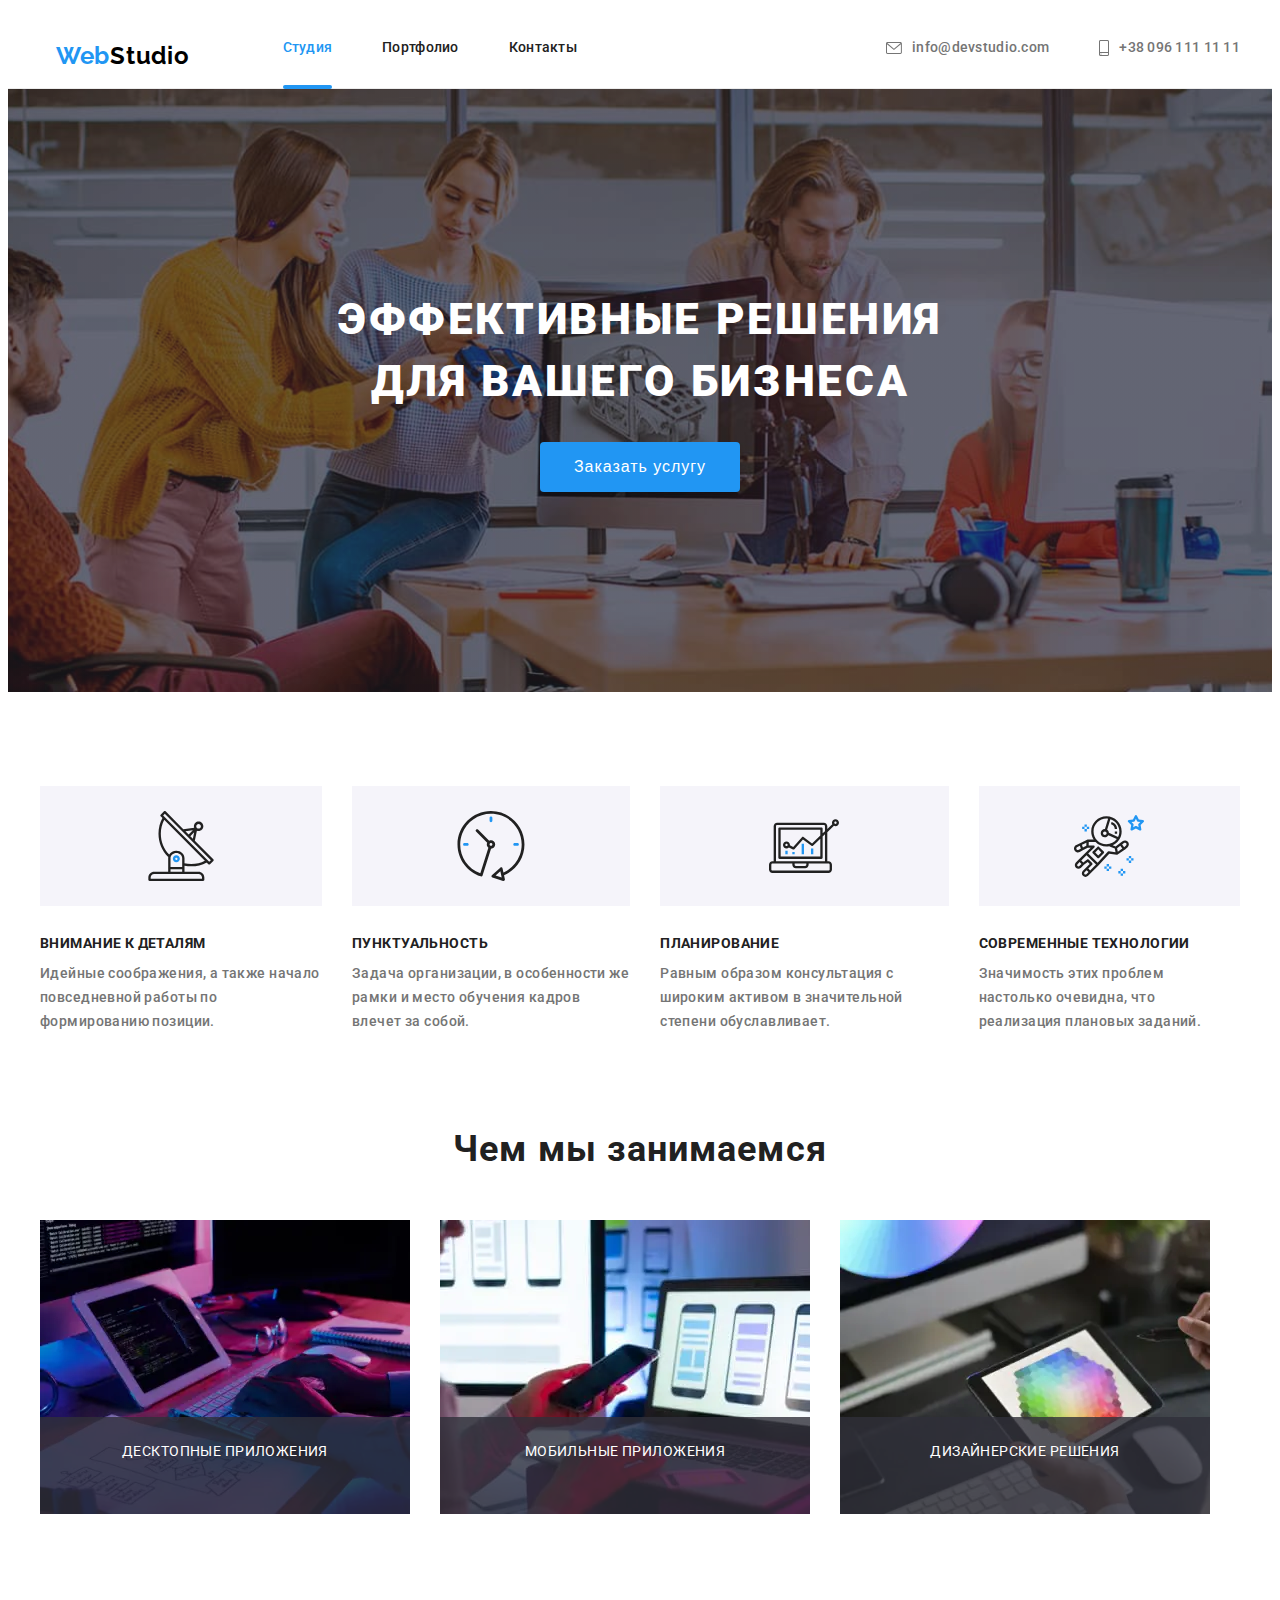
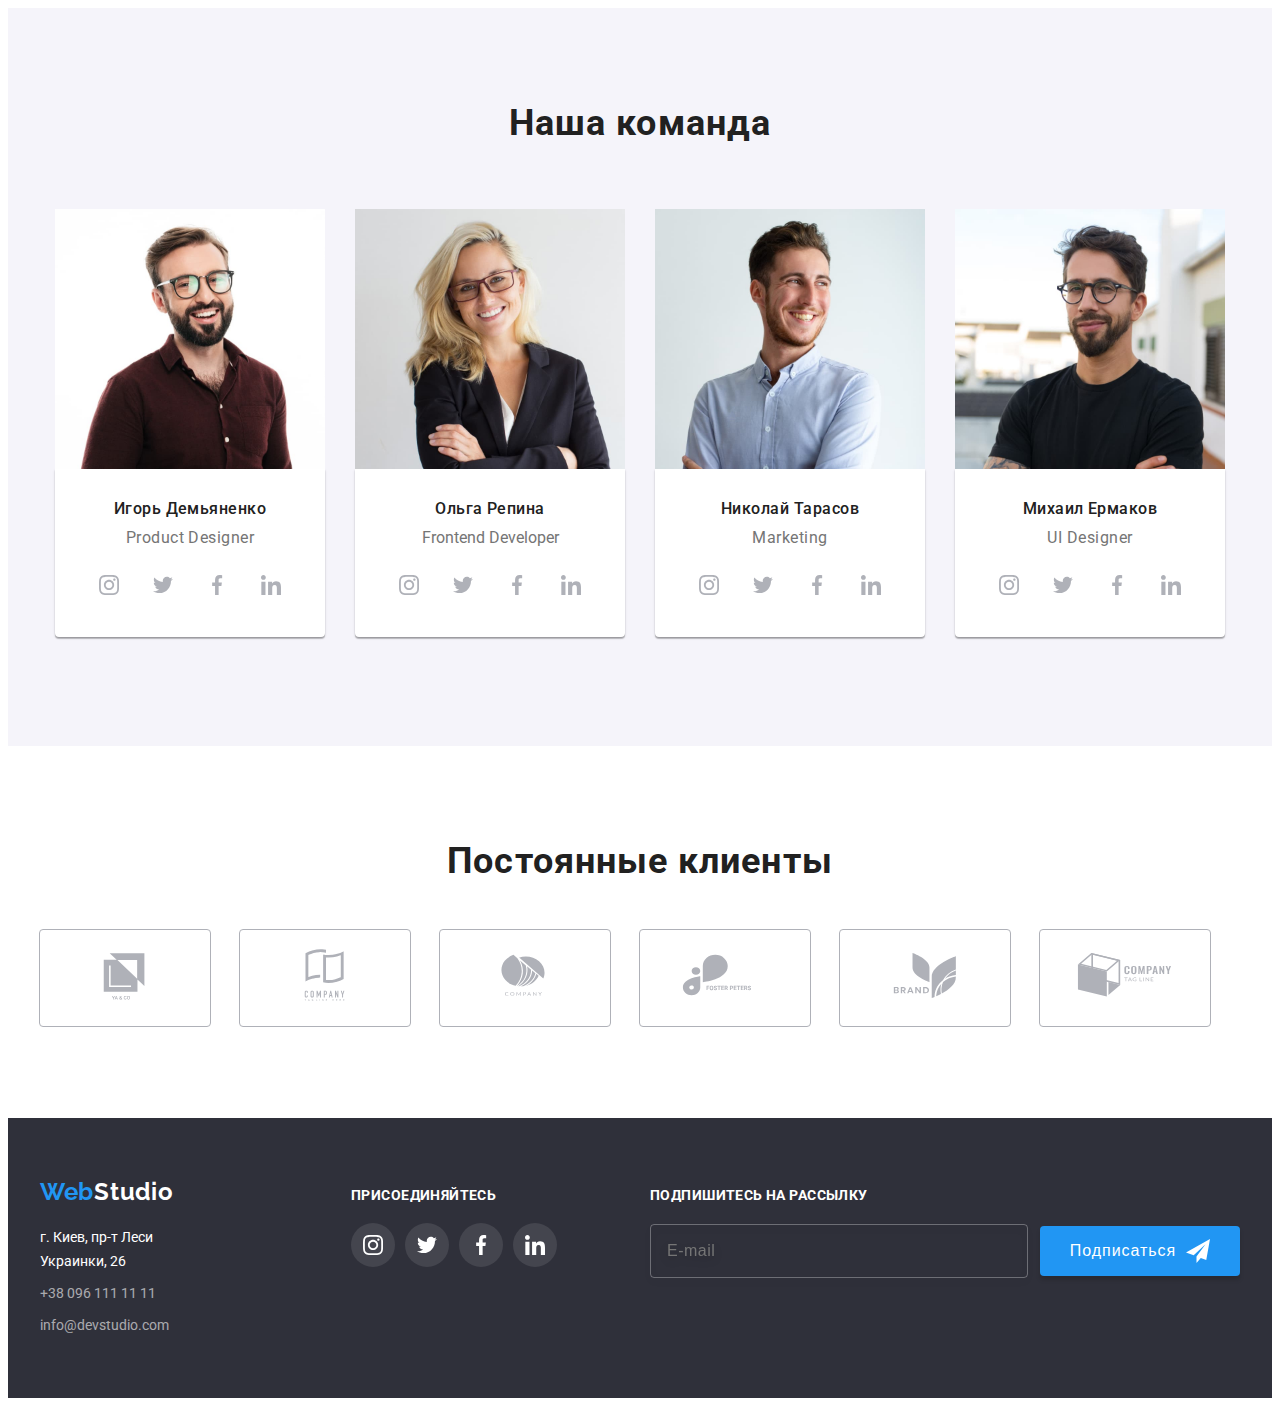
<file: index.html>
<!DOCTYPE html>
<html lang="ru">

<head>
    <meta charset="UTF-8">
    <meta http-equiv="X-UA-Compatible" content="IE=edge">
    <meta name="viewport" content="width=device-width, initial-scale=1.0">
    <title>ВебСтудия</title>
    <link rel="preconnect" href="https://fonts.googleapis.com">
    <link rel="preconnect" href="https://fonts.gstatic.com" crossorigin>
    <link href="https://fonts.googleapis.com/css2?family=Raleway:wght@700&family=Roboto:wght@400;500;700;900&display=swap"
        rel="stylesheet">
    <link rel="stylesheet" href="https://cdnjs.cloudflare.com/ajax/libs/modern-normalize/1.1.0/modern-normalize.min.css"
    integrity="sha512-wpPYUAdjBVSE4KJnH1VR1HeZfpl1ub8YT/NKx4PuQ5NmX2tKuGu6U/JRp5y+Y8XG2tV+wKQpNHVUX03MfMFn9Q=="
    crossorigin="anonymous" referrerpolicy="no-referrer" />
    <link rel="stylesheet" href="./css/main.min.css">

</head>
 
<body>
   
        <!-- Header -->
    <header class="header-page">
        <div class="container--flex container">
        <nav class="header-page__nav">
            <a href="#" class="logo logo--header-mg">Web<span class="header-page__logo">Studio</span>
            </a>
            <ul class="site-nav">
                <li class="site-nav__item"><a href="./index.html" class="site-nav__link site-nav__link--active">Студия</a></li>
                <li class="site-nav__item"><a href="./portfolio.html" class="site-nav__link">Портфолио</a></li>
                <li class="site-nav__item"><a href="#" class="site-nav__link">Контакты</a></li>
            </ul>
        </nav>
        <ul class="contacts">
            <li class="contacts__item">
                <a href="mailto:info@devstudio.com" class="contacts__link"><svg class="contacts__icon" width="16" height="12">
                        <use href="./images/icon-sprite/icons.svg#icon-envelope"></use>
                    </svg>info@devstudio.com</a>
                </li>
            <li class="contacts__item"><a href="tel:+380961111111" class="contacts__link"><svg class="contacts__icon" width="10" height="16">
               <use href="./images/icon-sprite/icons.svg#icon-smartphone"></use>
           </svg> +38 096 111 11 11</a>
        </li>
            
        </ul>
        </div>
            <button class="menu-toggle js-open-menu" aria-expanded="false" aria-controls="mobile-menu">
                <svg width="40" height="40" >
                    <use href="./images/icon-sprite/icons.svg#icon-open_menu"></use>
                </svg>
            </button>
    </header>
    <main>
               
        <!-- Hero -->
        <section class="hero-page">
                    <div class="container" >
            <h1 class="hero-page__title">Эффективные решения <br> для вашего бизнеса</h1>
            <button type="button" name="Заказать услугу" class="btn-primary" data-modal-open>Заказать услугу</button>
            

            </div>
        </section>
        <!-- Feature -->
        <section class="section">
            <div class="container">
            <h2 class="visually-hidden">Преимущества</h2>
            <ul class="feature">
                <li class="feature__item" > 
                    <div class="feature__box">
                            <svg  width="70" height="70">
                                <use href="./images/icon-sprite/icons.svg#icon-antenna"></use>
                            </svg>
                        </a>
                    </div>
                    <h3 class="feature__subtitle">Внимание к деталям</h3>
                    <p class="feature__text">Идейные соображения, а также начало повседневной работы по формированию
                        позиции.</p>
                </li>
                <li class="feature__item">
                    <div class="feature__box">
                            <svg  width="70" height="70">
                                <use href="./images/icon-sprite/icons.svg#icon-clock"></use>
                            </svg>
                        </a>
                    </div>
                    <h3 class="feature__subtitle">Пунктуальность</h3>
                    <p class="feature__text">Задача организации, в особенности же рамки и место обучения кадров влечет за
                        собой.</p>
                </li>
                <li class="feature__item">
                    <div class="feature__box">
                            <svg width="70" height="70">
                                <use href="./images/icon-sprite/icons.svg#icon-diagram"></use>
                            </svg>
                        </a>
                    </div>
                    <h3 class="feature__subtitle">Планирование</h3>
                    <p class="feature__text">Равным образом консультация с широким активом в значительной степени
                        обуславливает.</p>
                </li>
                <li class="feature__item">
                    <div class="feature__box">
                            <svg  width="70" height="70">
                                <use href="./images/icon-sprite/icons.svg#icon-astronaut"></use>
                            </svg>
                        </a>
                    </div>
                    <h3 class="feature__subtitle">Современные технологии</h3>
                    <p class="feature__text">Значимость этих проблем настолько очевидна, что реализация плановых заданий.
                    </p>
                </li>
            </ul>
            </div>
        </section>
        <!-- Work -->
        <section class="section--no-pad-top section">
            <div class="container">
            <h2 class="section__heading">Чем мы занимаемся</h2>
            <ul class="work-box">
               
                <li class="work-box__item">
                     <picture>
                         <source  srcset="./images/work/box1@1x.webp 1x, ./images/work/box1@2x.webp 2x" type="image/webp">
                         <source srcset="./images/work/box1@1x.jpg 1x, ./images/work/box1@2x.jpg 2x" type="image/jpeg">
                        <img src="./images/work/box1@1x.jpg" alt="Десктопные приложения" width="370">
                     </picture>
                                        
                    <div class="work-box__text"><p>Десктопные приложения</p>
                    </div>
                </li>
                <li class="work-box__item"> 
                    <picture>
                        <source srcset="./images/work/box2@1x.webp 1x, ./images/work/box2@2x.webp 2x" type="image/webp">
                        <source srcset="./images/work/box2@1x.jpg 1x, ./images/work/box2@2x.jpg 2x" type="image/jpeg">
                        <img src="./images/work/box2@1x.jpg" alt="Мобильные приложения" width="370">
                    </picture>
                    <!-- <img src="./images/work/box-2.jpg" alt="Мобильные приложения" width="370"> -->
                    <div class="work-box__text"><p>Мобильные приложения</p>
                    </div>
                </li>
                <li class="work-box__item">
                    <picture>
                        <source srcset="./images/work/box3@1x.webp 1x, ./images/work/box3@2x.webp 2x" type="image/webp">
                        <source srcset="./images/work/box3@1x.jpg 1x, ./images/work/box3@2x.jpg 2x" type="image/jpeg">
                        <img src="./images/work/box3@1x.jpg" alt="Дизайнерские решения" width="370">
                    </picture>
                    <!-- <img src="./images/work/box-3.jpg" alt="Дизайнерские решения" width="370"> -->
                    <div class="work-box__text"><p>Дизайнерские решения</p>
                    </div>
                </li>
            </ul>
            </div>
    
        </section>
        <!-- Team -->
        <section class="section--team-bg-color section">
            <div class="container">
            <h2 class="section__heading">Наша команда</h2>
            <ul class="team">
                <li class="team__item">
                    <picture>
                       <source srcset="
                                        ./images/team/designer-desktop@1x.jpg 1x,
                                        ./images/team/designer-desktop@2x.jpg 2x
                                    " media="(min-width:1200px)" />
                        <source srcset="
                                        ./images/team/designer-tablet@1x.jpg 1x,
                                        ./images/team/designer-tablet@2x.jpg 2x
                                    " media="(min-width:768px)" />
                        <source srcset="
                                       ./images/team/designer-mobile@1x.jpg 1x,
                                        ./images/team/designer-mobile@2x.jpg 2x
                                    " media="(max-width:767px)" />

                        <img src="./images/team/designer-desktop@1x.jpg" alt="Игорь" width="270" height="260">
                    </picture>
                    <!-- <img src="./images/team/designer-desktop@1x.jpg" alt="Игорь" width="270" height="260"> -->
                    <div class="team__box">
                    <h3 class="team__title">Игорь Демьяненко</h3>
                    <p class="team__text">Product Designer</p>
                    <ul class="network">
                        <li class="network__item">
                            <a href="#" class="network__link">
                                <svg class="network__icon" width="20" height="20">
                                    <use href="./images/icon-sprite/icons.svg#icon-instagram" ></use>
                                </svg>
                            </a>
                        </li>
                        <li class="network__item">
                            <a href="#" class="network__link">
                                <svg class="network__icon" width="20" height="20">
                                    <use href="./images/icon-sprite/icons.svg#icon-twitter"></use>
                                </svg>
                            </a>
                            <li class="network__item">
                                <a href="#" class="network__link">
                                    <svg class="network__icon" width="20" height="20">
                                        <use href="./images/icon-sprite/icons.svg#icon-facebook"></use>
                                </svg>
                            </a>
                        </li>
                                           
                        <li class="network__item">
                            <a href="#" class="network__link">
                                <svg class="network__icon" width="20" height="20">
                                    <use href="./images/icon-sprite/icons.svg#icon-linkedin"></use>
                                </svg>
                            </a>
                        </li>
                    </ul>
                    </div>
                </li>
                    <li class="team__item">

                         <picture>
                        <source srcset="
                                        ./images/team/developer-desktop@1x.jpg 1x,
                                        ./images/team/developer-desktop@2x.jpg 2x
                                    " media="(min-width:1200px)" />
                        <source srcset="
                                        ./images/team/developer-tablet@1x.jpg 1x,
                                        ./images/team/developer-tablet@2x.jpg 2x
                                    " media="(min-width:768px)" />
                        <source srcset="
                                       ./images/team/developer-mobile@1x.jpg 1x,
                                        ./images/team/developer-mobile@2x.jpg 2x
                                    " media="(max-width:767px)" />

                        <img src="./images/team/developer-desktop@1x.jpg" alt="Ольга" width="270" height="260">
                    </picture>
                        <!-- <img src="./images/team/developer-desktop@1x.jpg" alt="Ольга" width="270" height="260"> -->
                        <div class="team__box">
                            <h3 class="team__title">Ольга Репина</h3>
                            <p class="team__box_pos">Frontend Developer</p>
                            <ul class="network">
                                <li class="network__item">
                                    <a href="#" class="network__link">
                                        <svg class="network__icon" width="20" height="20">
                                            <use href="./images/icon-sprite/icons.svg#icon-instagram"></use>
                                        </svg>
                                    </a>
                                </li>
                                <li class="network__item">
                                    <a href="#" class="network__link">
                                        <svg class="network__icon" width="20" height="20">
                                            <use href="./images/icon-sprite/icons.svg#icon-twitter"></use>
                                        </svg>
                                    </a>
                                </li>
                                <li class="network__item">
                                    <a href="#" class="network__link">
                                        <svg class="network__icon" width="20" height="20">
                                            <use href="./images/icon-sprite/icons.svg#icon-facebook"></use>
                                        </svg>
                                    </a>
                                </li>
                                <li class="network__item">
                                    <a href="#" class="network__link">
                                        <svg class="network__icon" width="20" height="20">
                                            <use href="./images/icon-sprite/icons.svg#icon-linkedin"></use>
                                        </svg>
                                    </a>
                                </li>
                            </ul>
                        </div>
                    </li>
                  
                <li class="team__item">

                     <picture>
                        <source srcset="
                                        ./images/team/marketing-desktop@1x.jpg 1x,
                                        ./images/team/marketing-desktop@2x.jpg 2x
                                    " media="(min-width:1200px)" />
                        <source srcset="
                                        ./images/team/marketing-tablet@1x.jpg 1x,
                                        ./images/team/marketing-tablet@2x.jpg 2x
                                    " media="(min-width:768px)" />
                        <source srcset="
                                       ./images/team/marketing-mobile@1x.jpg 1x,
                                        ./images/team/marketing-mobile@2x.jpg 2x
                                    " media="(max-width:767px)" />

                        <img src="./images/team/marketing-desktop@1x.jpg" alt="Николай" width="270" height="260">
                    </picture>
                    <!-- <img src="./images/team/marketing-desktop@1x.jpg" alt="Николай" width="270" height="260"> -->
                    <div class="team__box">
                    <h3 class="team__title">Николай Тарасов</h3>
                    <p class="team__text">Marketing</p>
                    <ul class="network">
                        <li class="network__item">
                            <a href="#" class="network__link">
                                <svg class="network__icon"width="20" height="20">
                                    <use href="./images/icon-sprite/icons.svg#icon-instagram"></use>
                                </svg>
                            </a>
                        </li>
                        <li class="network__item">
                            <a href="#" class="network__link">
                                <svg class="network__icon"width="20" height="20">
                                    <use href="./images/icon-sprite/icons.svg#icon-twitter"></use>
                                </svg>
                            </a>
                        </li>
                        <li class="network__item">
                            <a href="#" class="network__link">
                                <svg class="network__icon"width="20" height="20">
                                    <use href="./images/icon-sprite/icons.svg#icon-facebook"></use>
                                </svg>
                            </a>
                        </li>
                        <li class="network__item">
                            <a href="#" class="network__link">
                                <svg class="network__icon"width="20" height="20">
                                    <use href="./images/icon-sprite/icons.svg#icon-linkedin"></use>
                                </svg>
                            </a>
                        </li>
                    </ul>
                    </div>
                </li>
                <li class="team__item">

                    <picture>
                        <source srcset="
                                        ./images/team/ui-designer-desktop@1x.jpg 1x,
                                        ./images/team/ui-designer-desktop@2x.jpg 2x
                                    " media="(min-width:1200px)" />
                        <source srcset="
                                        ./images/team/ui-designer-tablet@1x.jpg 1x,
                                        ./images/team/ui-designer-tablet@2x.jpg 2x
                                    " media="(min-width:768px)" />
                        <source srcset="
                                       ./images/team/ui-designer-mobile@1x.jpg 1x,
                                        ./images/team/ui-designer-mobile@2x.jpg 2x
                                    " media="(max-width:767px)" />

                        <img src="./images/team/ui-designer-desktop@1x.jpg" alt="Михаил" width="270" height="260">
                    </picture>

                    <!-- <img src="./images/team/ui-designerdesktop@1x.jpg" alt="Михаил" width="270" height="260"> -->
                    <div class="team__box">
                    <h3 class="team__title">Михаил Ермаков</h3>
                    <p class="team__text">UI Designer</p>
                    <ul class="network">
                        <li class="network__item">
                            <a href="#" class="network__link">
                                <svg class="network__icon" width="20" height="20">
                                    <use href="./images/icon-sprite/icons.svg#icon-instagram"></use>
                                </svg>
                            </a>
                        </li>
                        <li class="network__item">
                            <a href="#" class="network__link">
                                <svg class="network__icon" width="20" height="20">
                                    <use href="./images/icon-sprite/icons.svg#icon-twitter"></use>
                                </svg>
                            </a>
                        </li>
                        <li class="network__item">
                            <a href="#" class="network__link">
                                <svg class="network__icon" width="20" height="20">
                                    <use href="./images/icon-sprite/icons.svg#icon-facebook"></use>
                                </svg>
                            </a>
                        </li>
                        <li class="network__item">
                            <a href="#" class="network__link">
                                <svg class="network__icon" width="20" height="20">
                                    <use href="./images/icon-sprite/icons.svg#icon-linkedin"></use>
                                </svg>
                            </a>
                        </li>
                    </ul>
                    </div>
                </li>
            </ul>
            </div>
        </section>

        <!-- Clients -->

        <section class="section">
            <div class="container">
                <h2 class="section__heading">Постоянные клиенты</h2>
                <ul class="clients">
                    <li class="clients__item"><a href="#" class="clients__link"><svg class="clients__logo" width="106" height="60">
                        <use href="./images/icon-sprite/icons.svg#icon-logo1"></use>
                    </svg></a></li>
                    <li class="clients__item"><a href="#" class="clients__link"><svg class="clients__logo" width="106" height="60">
                        <use href="./images/icon-sprite/icons.svg#icon-logo2"></use>
                    </svg></a></li>
                    <li class="clients__item"><a href="#" class="clients__link"><svg class="clients__logo" width="106" height="60">
                        <use href="./images/icon-sprite/icons.svg#icon-logo3"></use>
                    </svg></a></li>
                    <li class="clients__item"><a href="#" class="clients__link"><svg class="clients__logo" width="106" height="60">
                        <use href="./images/icon-sprite/icons.svg#icon-logo4"></use>
                    </svg></a></li>
                    <li class="clients__item"><a href="#" class="clients__link"><svg class="clients__logo" width="106" height="60">
                        <use href="./images/icon-sprite/icons.svg#icon-logo5"></use>
                    </svg></a></li>
                    <li class="clients__item"><a href="#" class="clients__link"><svg class="clients__logo" width="106" height="60">
                        <use href="./images/icon-sprite/icons.svg#icon-logo6"></use>
                    </svg></a></li>
                </ul>
            </div>
        </section>
       
    </main>
    <!-- Footer-->
    <footer class="footer-page">
        <div class="container container--footer-flex">
            <!-- <div class="container--footer-flex"> -->
        <div class="address-box">
        <a href="#" class="logo">Web<span class="footer-page__logo">Studio</span>
        </a>
       
        <address class="address">
            <ul clas="address__list">
                <li class="address__item">
                    <p class="address__text">г. Киев, пр-т Леси Украинки, 26</p>
                </li>
                <li class="address__item">
                    <a href="tel:+380961111111" class="address__link address__link--active">+38 096 111 11 11</a>
                </li>
                <li class="address__item">
                    <a href="mailto:info@devstudio.com" class="address__link address__link--active">info@devstudio.com</a>
                </li>
            </ul>
        </address>
        </div>
        <div class="subscription-box">
            <h3 class="subscription-box__subtitle">присоединяйтесь</h3>
            <ul class="network">
                <li class="network__item">
                    <a href="#" class="network__link network__link--footer-page">
                        <svg class="network__icon" width="20" height="20">
                            <use href="./images/icon-sprite/icons.svg#icon-instagram"></use>
                        </svg>
                    </a>
                </li>
                <li class="network__item ">
                    <a href="#" class="network__link network__link--footer-page">
                        <svg class="network__icon" width="20" height="20">
                            <use href="./images/icon-sprite/icons.svg#icon-twitter"></use>
                        </svg>
                    </a>
                </li>
                <li class="network__item ">
                    <a href="#" class="network__link network__link--footer-page">
                        <svg class="network__icon" width="20" height="20">
                            <use href="./images/icon-sprite/icons.svg#icon-facebook"></use>
                        </svg>
                    </a>
                </li>
                <li class="network__item ">
                    <a href="#" class="network__link network__link--footer-page">
                        <svg class="network__icon" width="20" height="20">
                            <use href="./images/icon-sprite/icons.svg#icon-linkedin"></use>
                        </svg>
                    </a>
                </li>
            </ul>
        </div>
        
        <form class="subscription-form">
            <b class="subscription-form__text">Подпишитесь на рассылку</b> 
            <div class="footer-form">
                <input type="email" name="mail" id="mail" class="footer-form__input" placeholder="E-mail">
                <button type="submit" class="btn-primary">Подписаться
                    <svg class="btn-primary__icon" width="24" height="24">
                        <use href="./images/icon-sprite/icons.svg#icon-icon-send"></use>
                    </svg>
                </button>
            </div>
          
        </form>
        <!-- </div> -->
        </div>
     
       
        
    
    </footer>
    <div class="menu-container is-hidden js-menu-container" id="mobile-menu">
        <button class="menu-toggle js-close-menu">
            <svg  width="40" height="40">
            <use href="./images/icon-sprite/icons.svg#icon-close_menu"></use>
            </svg>
        </button>
    
        <ul class="mobile-nav">
            <li class="mobile-nav__item"><a href="./index.html" class="mobile-nav__link mobile-nav__link--active">Студия</a>
            </li>
            <li class="mobile-nav__item"><a href="./portfolio.html" class="mobile-nav__link">Портфолио</a></li>
            <li class="mobile-nav__item"><a href="#" class="mobile-nav__link">Контакты</a></li>
        </ul>
        <ul class="mobile-contacts">
            <li class="mobile-contacts__item"><a href="tel:+38 096 111 11 11" class="mobile-contacts__tel">+38 096 111 11
                    11</a></li>
            <li class="mobile-contacts__item"><a href="mailto:info@devstudio.com"
                    class="mobile-contacts__mail">info@devstudio.com</a></li>
    
        </ul>
    
    
        <ul class="mobile-network">
            <li class="mobile-network__item"><a href="#" class="mobile-network__link"></a>Instagram</li>
            <li class="mobile-network__item"><a href="#" class="mobile-network__link"></a>Twitter</li>
            <li class="mobile-network__item"><a href="#" class="mobile-network__link"></a>Facebook</li>
            <li class="mobile-network__item"><a href="#" class="mobile-network__link"></a>LinkedIn</li>
        </ul>
    </div>



    <div class="backdrop is-hidden" data-modal>
        <div class="modal">
           <form class="form-field">
               <h2 class="form-field__title">Оставьте свои данные, мы вам перезвоним</h2>
                
                <label class="form-field__label">Имя
                     <input type="text" name="name" class="form-field__input"/>
                        <span class="form-field__icon"><svg  width="18" height="18">
                              <use href="./images/icon-sprite/icons.svg#icon-person"></use>
                              </svg></span>
                </label>
                   
                <label class="form-field__label">Телефон
                    <input type="tel" name="tel"  class="form-field__input"/>
                    <span class="form-field__icon"><svg  width="18" height="18">
                            <use href="./images/icon-sprite/icons.svg#icon-phone"></use>
                        </svg>
                    </span>
                </label>
                     
                
                <label  class="form-field__label" class="text-form">Почта
                    <input type="email" name="email"  class="form-field__input"/>
                    <span class="form-field__icon"><svg  width="18" height="18">
                            <use href="./images/icon-sprite/icons.svg#icon-email"></use>
                        </svg>
                    </span>
                </label>
                
                <label  class="form-field__label">Комментарий
                    <textarea name="comment"  class="form-field__textarea" placeholder="Введите текст"></textarea>
                </label>
                
                                   
                    <label class="form-field__checkbox">
                        <input type="checkbox" name="policy"  class="form-field__checkbox-input">
                        <span class="form-field__checkbox-icon"> </span>
                        <span class="form-field__checkbox-text">Соглашаюсь с рассылкой и принимаю <a href="#" class="form-field__checkbox-link">Условия договора</a></span>
                        </label>
              
    
               
               
               <button type="submit" class="btn-primary">Отправить</button>
           </form>
            <button type="button"  class="modal__btn" data-modal-close>
              <svg class="modal__icon-close" width="18" height="18">
                  <use href="./images/icon-sprite/icons.svg#icon-close"></use>
              </svg>  
            </button>
        </div>
    </div>
      
<script src="./js/modal.js"></script>
    <!-- <script defer src="https://cdnjs.cloudflare.com/ajax/libs/body-scroll-lock/3.1.5/bodyScrollLock.min.js"
        integrity="sha512-HowizSDbQl7UPEAsPnvJHlQsnBmU2YMrv7KkTBulTLEGz9chfBoWYyZJL+MUO6p/yBuuMO/8jI7O29YRZ2uBlA=="
        crossorigin="anonymous"></script> -->
    <script defer src="js/mobile-menu.js"></script>
</body>

</html>
</file>
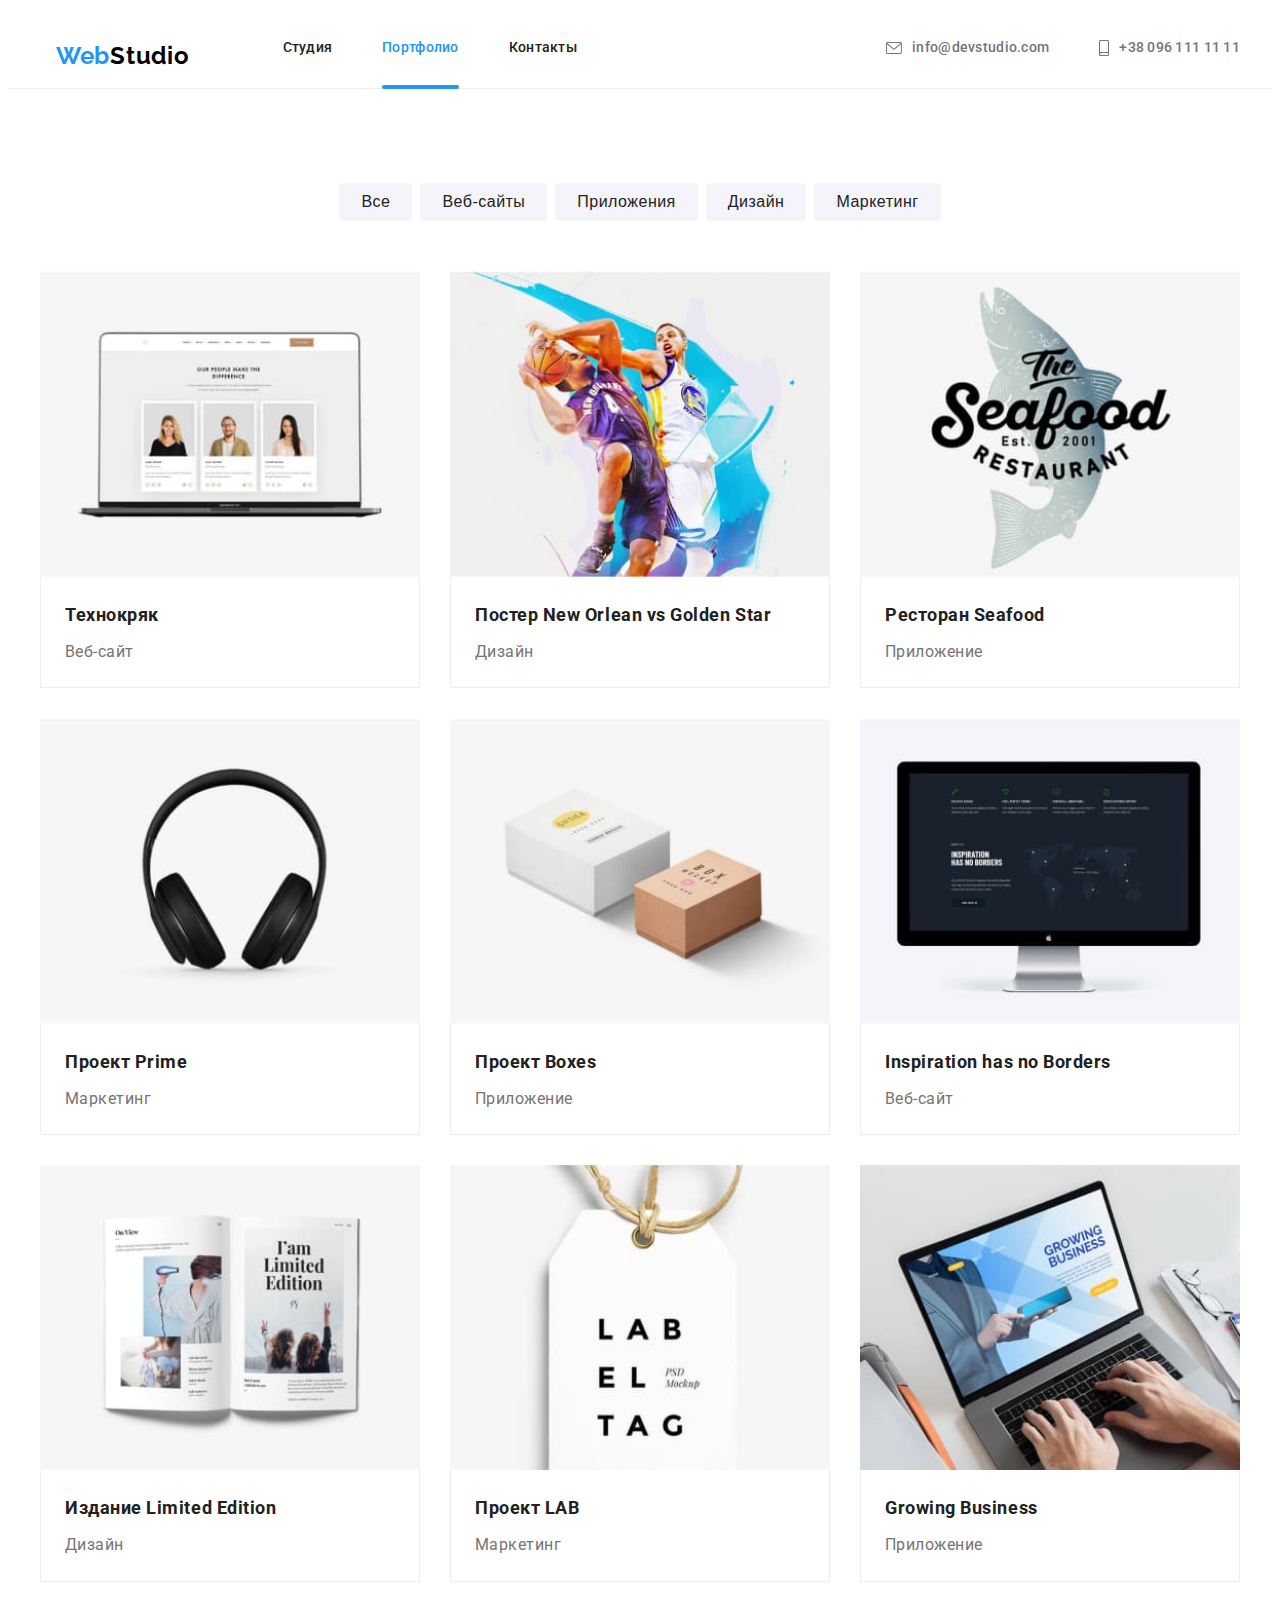
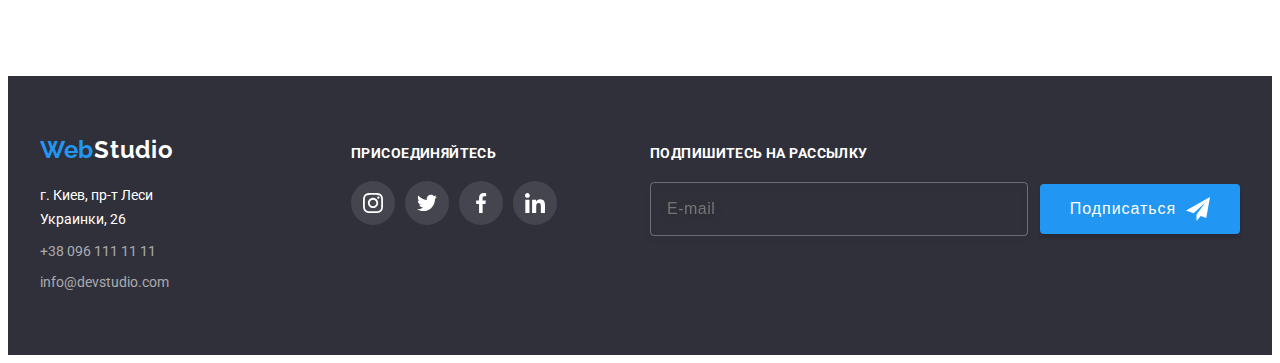
<file: portfolio.html>
<!DOCTYPE html>
<html lang="ru">

<head>
    <meta charset="UTF-8">
    <meta http-equiv="X-UA-Compatible" content="IE=edge">
    <meta name="viewport" content="width=device-width, initial-scale=1.0">
    <title>ВебСтудия</title>
    <link rel="preconnect" href="https://fonts.googleapis.com">
    <link rel="preconnect" href="https://fonts.gstatic.com" crossorigin>
    <link href="https://fonts.googleapis.com/css2?family=Raleway:wght@700&family=Roboto:wght@400;500;700;900&display=swap"
        rel="stylesheet">
    <link rel="stylesheet" href="https://cdnjs.cloudflare.com/ajax/libs/modern-normalize/1.1.0/modern-normalize.min.css"
            integrity="sha512-wpPYUAdjBVSE4KJnH1VR1HeZfpl1ub8YT/NKx4PuQ5NmX2tKuGu6U/JRp5y+Y8XG2tV+wKQpNHVUX03MfMFn9Q=="
            crossorigin="anonymous" referrerpolicy="no-referrer" />
    <link rel="stylesheet" href="./css/main.min.css">

</head>

<body>
    
    <!-- Шапка -->
   
<header class="header-page">
    <div class="container--flex container">
        <nav class="header-page__nav">
        <a href="#" class="logo logo--header-mg">Web<span class="header-page__logo">Studio</span>
        </a>
            <ul class="site-nav">
                <li class="site-nav__item"><a href="./index.html" class="site-nav__link">Студия</a></li>
                <li class="site-nav__item"><a href="./portfolio.html" class="site-nav__link site-nav__link--active">Портфолио</a></li>
                <li class="site-nav__item"><a href="#" class="site-nav__link">Контакты</a></li>
            </ul>
        </nav>
        <ul class="contacts">
            <li class="contacts__item"><a href="mailto:info@devstudio.com" class="contacts__link"><svg class="contacts__icon" width="16"
                        height="12">
                        <use href="./images/icon-sprite/icons.svg#icon-envelope"></use>
                    </svg>info@devstudio.com</a></li>
            <li class="contacts__item"><a href="tel:+380961111111" class="contacts__link"><svg class="contacts__icon"
                        width="10" height="16">
                        <use href="./images/icon-sprite/icons.svg#icon-smartphone"></use>
                    </svg> +38 096 111 11 11</a></li>
            

        </ul>
    </div>
    <button class="menu-toggle js-open-menu" aria-expanded="false" aria-controls="mobile-menu">
        <svg width="40" height="40" >
            <use href="./images/icon-sprite/icons.svg#icon-open_menu"></use>
        </svg>
    </button>
</header>   
 <main>
        
       <section class="section">
           <div class="container">
           <h1 class="visually-hidden">portfolio</h1>
          <ul class="filters-list">
              <li class="filters-list__item"><button type="button" name="Все" class="filters-list__btn">Все</button></li>
              <li class="filters-list__item"><button type="button" name="Веб-сайты" class="filters-list__btn">Веб-сайты</button></li>
              <li class="filters-list__item"><button type="button" name="Приложения" class="filters-list__btn">Приложения</button></li>
              <li class="filters-list__item"><button type="button" name="Дизайн" class="filters-list__btn">Дизайн</button></li>
              <li class="filters-list__item"><button type="button" name="Маркетинг" class="filters-list__btn">Маркетинг</button></li>
          </ul>
           <ul class="card-set">
               <li class="card-set__item">
                    <a href="#" class="card-set__link">
                    <div class="card-set__box">

                    <picture>
                      <source
                        srcset="
                          ./images/portfolio/img1desktop@1x.jpg 1x,
                          ./images/portfolio/img1desktop@2x.jpg 2x
                        "
                        media="(min-width:1200px)"/>
                      <source
                        srcset="
                          ./images/portfolio/img1tablet@1x.jpg 1x,
                          ./images/portfolio/img1tablet@2x.jpg 2x
                        "
                        media="(min-width:768px)"/>
                      <source
                        srcset="
                          ./images/portfolio/img1mobile@1x.jpg 1x,
                         ./images/portfolio/img1mobile@2x.jpg 2x
                        "
                        media="(max-width:767px)"/>
                    <img src="./images/portfolio/img1desktop@1x.jpg" alt="Веб-сайт Технокряк" width="370">
                    </picture>
                      
                        <!-- <img src="./images/portfolio/img1desktop@1x.jpg" alt="Веб-сайт Технокряк" width="370"> -->
                        <div class="card-set__overlay">
                          <p class="card-set__text">Технокряк это современная площадка распространения коронавируса. Компании используют этуплатформу для цифрового
                          шпионажа и атак на защищённые сервера конкурентов</p>
                        </div>
                    </div>
                       
                    
                        <div class="card-set__meta">
                            <h2 class="card-set__name">Технокряк</h2>
                            <p class="card-set__desc">Веб-сайт</p>
                        </div>
                        
                    </a>
                  
               </li>

               <li class="card-set__item">
                    <a href="#" class="card-set__link">
                        <div class="card-set__box">

                     <picture>
                        <source
                        srcset="
                          ./images/portfolio/img2desktop@1x.jpg 1x,
                          ./images/portfolio/img2desktop@2x.jpg 2x
                        "
                        media="(min-width:1200px)"/>
                        <source
                        srcset="
                          ./images/portfolio/img2tablet@1x.jpg 1x,
                          ./images/portfolio/img2tablet@2x.jpg 2x
                        "
                        media="(min-width:768px)" />
                        <source
                        srcset="
                          ./images/portfolio/img2mobile@1x.jpg 1x,
                         ./images/portfolio/img2mobile@2x.jpg 2x
                        "
                        media="(max-width:767px)"/>
                        <img src="./images/portfolio/img2desktop@1x.jpg" alt="Дизайн постера" width="370">   
                    </picture>
                            <!-- <img src="./images/portfolio/img2desktop@1x.jpg" alt="Дизайн постера" width="370"> -->
                            <div class="card-set__overlay">
                                <p class="card-set__text">Технокряк это современная площадка распространения коронавируса. Компании используют эту
                                платформу для цифрового
                                шпионажа и атак на защищённые сервера конкурентов</p>
                            </div>
                        </div>
                        
                        <div class="card-set__meta">
                            <h2 class="card-set__name">Постер New Orlean vs Golden Star</h2>
                            <p class="card-set__desc">Дизайн</p>
                        </div>
                        
                    </a> 
                   
               </li>

               <li class="card-set__item">
                    <a href="#" class="card-set__link">
                        <div class="card-set__box">
                    <picture>
                        <source
                        srcset="
                          ./images/portfolio/img3desktop@1x.jpg 1x,
                          ./images/portfolio/img3desktop@2x.jpg 2x
                        "
                        media="(min-width:1200px)"/>
                        <source
                        srcset="
                          ./images/portfolio/img3tablet@1x.jpg 1x,
                          ./images/portfolio/img3tablet@2x.jpg 2x
                        "
                        media="(min-width:768px)" />
                        <source
                        srcset="
                          ./images/portfolio/img3mobile@1x.jpg 1x,
                         ./images/portfolio/img3mobile@2x.jpg 2x
                        "
                        media="(max-width:767px)"/>
                        <img src="./images/portfolio/img3desktop@1x.jpg" alt="Приложение для ресторана" width="370">   
                    </picture>
 
                            
                            <!-- <img src="./images/portfolio/img3desktop@1x.jpg" alt="Приложение для ресторана" width="370"> -->
                            <div class="card-set__overlay">
                                <p class="card-set__text">Технокряк это современная площадка распространения коронавируса. Компании используют этуплатформу для цифрового
                                    шпионажа и атак на защищённые сервера конкурентов</p>
                            </div>
                        </div>
        
                        
                        <div class="card-set__meta">
                            <h2 class="card-set__name">Ресторан Seafood</h2>
                            <p class="card-set__desc">Приложение</p>
                        </div>
                        
                    </a>
                    
               </li>

               <li class="card-set__item">
                    <a href="#" class="card-set__link">
                        <div class="card-set__box">

                                                <picture>
                        <source
                        srcset="
                          ./images/portfolio/img4desktop@1x.jpg 1x,
                          ./images/portfolio/img4desktop@2x.jpg 2x
                        "
                        media="(min-width:1200px)"/>
                        <source
                        srcset="
                          ./images/portfolio/img4tablet@1x.jpg 1x,
                          ./images/portfolio/img4tablet@2x.jpg 2x
                        "
                        media="(min-width:768px)" />
                        <source
                        srcset="
                          ./images/portfolio/img4mobile@1x.jpg 1x,
                         ./images/portfolio/img4mobile@2x.jpg 2x
                        "
                        media="(max-width:767px)"/>
                            <img src="./images/portfolio/img4desktop@1x.jpg" alt="Маркетинг проекта" width="370">
                    </picture>
                            <!-- <img src="./images/portfolio/img4desktop@1x.jpg" alt="Маркетинг проекта" width="370"> -->
                            <div class="card-set__overlay">
                                <p class="card-set__text">Технокряк это современная площадка распространения коронавируса. Компании используют этуплатформу для цифрового
                                    шпионажа и атак на защищённые сервера конкурентов</p>
                            </div>
                        </div>
                     
                        <div class="card-set__meta">
                            <h2 class="card-set__name">Проект Prime</h2>
                            <p class="card-set__desc">Маркетинг</p>
                        </div>
                        
                    </a>
                  
               </li>

               <li class="card-set__item">
                    <a href="#" class="card-set__link">
                        <div class="card-set__box">
                     <picture>
                        <source
                        srcset="
                          ./images/portfolio/img5desktop@1x.jpg 1x,
                          ./images/portfolio/img5desktop@2x.jpg 2x
                        "
                        media="(min-width:1200px)"/>
                        <source
                        srcset="
                          ./images/portfolio/img5tablet@1x.jpg 1x,
                          ./images/portfolio/img5tablet@2x.jpg 2x
                        "
                        media="(min-width:768px)" />
                        <source
                        srcset="
                          ./images/portfolio/img5mobile@1x.jpg 1x,
                         ./images/portfolio/img5mobile@2x.jpg 2x
                        "
                        media="(max-width:767px)"/>
                        <img src="./images/portfolio/img5desktop@1x.jpg" alt="Приложение коробки" width="370"
                    </picture>
                            <!-- <img src="./images/portfolio/img5desktop@1x.jpg" alt="Приложение коробки" width="370"> -->
                            <div class="card-set__overlay">
                                <p class="card-set__text">Технокряк это современная площадка распространения коронавируса. Компании используют этуплатформу для цифрового
                                    шпионажа и атак на защищённые сервера конкурентов</p>
                            </div>
                        </div>
                                             
                        <div class="card-set__meta">
                            <h2 class="card-set__name">Проект Boxes</h2>
                            <p class="card-set__desc">Приложение</p>
                        </div>
                       
                    </a>
                   
               </li>

               <li class="card-set__item">
                    <a href="#" class="card-set__link">
                        <div class="card-set__box">
                                                <picture>
                        <source
                        srcset="
                          ./images/portfolio/img6desktop@1x.jpg 1x,
                          ./images/portfolio/img6desktop@2x.jpg 2x
                        "
                        media="(min-width:1200px)"/>
                        <source
                        srcset="
                          ./images/portfolio/img6tablet@1x.jpg 1x,
                          ./images/portfolio/img6tablet@2x.jpg 2x
                        "
                        media="(min-width:768px)" />
                        <source
                        srcset="
                          ./images/portfolio/img6mobile@1x.jpg 1x,
                         ./images/portfolio/img6mobile@2x.jpg 2x
                        "
                        media="(max-width:767px)"/>
                        <img src="./images/portfolio/img6desktop@1x.jpg" alt="Веб-сайт вдохновение" width="370">
                    </picture>
                            <!-- <img src="./images/portfolio/img6desktop@1x.jpg" alt="Веб-сайт вдохновение" width="370"> -->
                            <div class="card-set__overlay">
                                <p class="card-set__text">Технокряк это современная площадка распространения коронавируса. Компании используют этуплатформу для цифрового
                                    шпионажа и атак на защищённые сервера конкурентов</p>
                            </div>
                        </div>
                      
                        <div class="card-set__meta">
                            <h2 class="card-set__name">Inspiration has no Borders</h2>
                            <p class="card-set__desc">Веб-сайт</p>
                        </div>
                        
                    </a>
                   
               </li>

               <li class="card-set__item">
                    <a href="#" class="card-set__link">
                        <div class="card-set__box ">
                                                <picture>
                        <source
                        srcset="
                          ./images/portfolio/img7desktop@1x.jpg 1x,
                          ./images/portfolio/img7desktop@2x.jpg 2x
                        "
                        media="(min-width:1200px)"/>
                        <source
                        srcset="
                          ./images/portfolio/img7tablet@1x.jpg 1x,
                          ./images/portfolio/img7tablet@2x.jpg 2x
                        "
                        media="(min-width:768px)" />
                        <source
                        srcset="
                          ./images/portfolio/img7mobile@1x.jpg 1x,
                         ./images/portfolio/img7mobile@2x.jpg 2x
                        "
                        media="(max-width:767px)"/>
                        <img src="./images/portfolio/img7desktop@1x.jpg" alt="Дизайн издания" width="370">
                    </picture>
                            <!-- <img src="./images/portfolio/img7desktop@1x.jpg" alt="Дизайн издания" width="370"> -->
                            <div class="card-set__overlay">
                                <p class="card-set__text">Технокряк это современная площадка распространения коронавируса. Компании используют этуплатформу для цифрового
                                    шпионажа и атак на защищённые сервера конкурентов</p>
                            </div>
                        </div>
                       
                        <div class="card-set__meta">
                            <h2 class="card-set__name">Издание Limited Edition</h2>
                            <p class="card-set__desc">Дизайн </p>
                        </div>
                        
                    </a>
                   
               </li>

               <li class="card-set__item">
                    <a href="#" class="card-set__link">
                        <div class="card-set__box">
                                                <picture>
                        <source
                        srcset="
                          ./images/portfolio/img8desktop@1x.jpg 1x,
                          ./images/portfolio/img8desktop@2x.jpg 2x
                        "
                        media="(min-width:1200px)"/>
                        <source
                        srcset="
                          ./images/portfolio/img8tablet@1x.jpg 1x,
                          ./images/portfolio/img8tablet@2x.jpg 2x
                        "
                        media="(min-width:768px)" />
                        <source
                        srcset="
                          ./images/portfolio/img8mobile@1x.jpg 1x,
                         ./images/portfolio/img8mobile@2x.jpg 2x
                        "
                        media="(max-width:767px)"/>
                        <img src="./images/portfolio/img8desktop@1x.jpg" alt="Маркетинг лаборатории" width="370">
                    </picture>
                            <!-- <img src="./images/portfolio/img8desktop@1x.jpg" alt="Маркетинг лаборатории" width="370"> -->
                            <div class="card-set__overlay">
                                <p class="card-set__text">Технокряк это современная площадка распространения коронавируса. Компании используют этуплатформу для цифрового
                                    шпионажа и атак на защищённые сервера конкурентов</p>
                            </div>
                        </div>
                      
                        <div class="card-set__meta">
                            <h2 class="card-set__name">Проект LAB</h2>
                            <p class="card-set__desc">Маркетинг</p>
                        </div>
                        
                    </a>
                   
               </li>

               <li class="card-set__item">
                    <a href="" class="card-set__link">
                        <div class="card-set__box">
                                                <picture>
                        <source
                        srcset="
                          ./images/portfolio/img9desktop@1x.jpg 1x,
                          ./images/portfolio/img9desktop@2x.jpg 2x
                        "
                        media="(min-width:1200px)"/>
                        <source
                        srcset="
                          ./images/portfolio/img9tablet@1x.jpg 1x,
                          ./images/portfolio/img9tablet@2x.jpg 2x
                        "
                        media="(min-width:768px)" />
                        <source
                        srcset="
                          ./images/portfolio/img9mobile@1x.jpg 1x,
                         ./images/portfolio/img9mobile@2x.jpg 2x
                        "
                        media="(max-width:767px)"/>
                        <img src="./images/portfolio/img9desktop@1x.jpg" alt="Приложение бизнес" width="370">
                    </picture>
                            <!-- <img src="./images/portfolio/img9desktop@1x.jpg" alt="Приложение бизнес" width="370"> -->
                            <div class="card-set__overlay">
                                <p class="card-set__text">Технокряк это современная площадка распространения коронавируса. Компании используют этуплатформу для цифрового
                                шпионажа и атак на защищённые сервера конкурентов</p>
                            </div>
                        </div>
                      
                        <div class="card-set__meta">
                            <h2 class="card-set__name">Growing Business</h2>
                            <p class="card-set__desc">Приложение</p>
                        </div>
                        
                    </a>
                   
               </li>
           </ul>
        </div>
       </section> 
        

    </main>
    <!-- footer -->
<footer class="footer-page">
    <div class="container container--footer-flex">
        <!-- <div class="container--footer-flex"> -->
        <div class="address-box">
        <a href="#" class="logo">Web<span class="footer-page__logo">Studio</span>
        </a>

            <address class="address">
                <ul clas="address__list">
                    <li class="address__item">
                        <p class="address__text">г. Киев, пр-т Леси Украинки, 26</p>
                    </li>
                    <li class="address__item address-tel">
                        <a href="tel:+380961111111" class="address__link">+38 096 111 11 11</a>
                    </li>
                    <li class="address__item">
                        <a href="mailto:info@devstudio.com" class="address__link">info@devstudio.com</a>
                    </li>
                </ul>
            </address>
        </div>
        <div class="subscription-box">
            <h3 class="subscription-box__subtitle">присоединяйтесь</h3>
            <ul class="network">
                <li class="network__item">
                    <a href="#" class="network__link network__link--footer-page">
                        <svg class="network__icon" width="20" height="20">
                            <use href="./images/icon-sprite/icons.svg#icon-instagram"></use>
                        </svg> 
                    </a>
                </li>
                <li class="network__item">
                    <a href="#" class="network__link network__link--footer-page">
                        <svg class="network__icon" width="20" height="20">
                            <use href="./images/icon-sprite/icons.svg#icon-twitter"></use>
                        </svg>
                    </a>
                </li>
                <li class="network__item">
                    <a href="#" class="network__link network__link--footer-page">
                        <svg class="network__icon" width="20" height="20">
                            <use href="./images/icon-sprite/icons.svg#icon-facebook"></use>
                        </svg>
                    </a>
                </li>
                <li class="network__item">
                    <a href="#" class="network__link network__link--footer-page">
                        <svg class="network__icon" width="20" height="20">
                            <use href="./images/icon-sprite/icons.svg#icon-linkedin"></use>
                        </svg>
                    </a>
                </li>
            </ul>
        </div>

        <form class="subscription-form">
            <b class="subscription-form__text">Подпишитесь на рассылку</b>
            <div class="footer-form">
                <input type="email" name="mail" id="mail" class="footer-form__input" placeholder="E-mail">
                <button type="submit" class="btn-primary">Подписаться
                    <svg class="btn-primary__icon" width="24" height="24">
                        <use href="./images/icon-sprite/icons.svg#icon-icon-send"></use>
                    </svg>
                </button>
            </div>

        </form>
        <!-- </div> -->
    </div>




</footer>  
        <div class="menu-container is-hidden js-menu-container" id="mobile-menu">
            <button class="menu-toggle js-close-menu">
                <svg  width="40" height="40">
                    <use href="./images/icon-sprite/icons.svg#icon-close_menu"></use>
                </svg>
            </button>
        
            <ul class="mobile-nav">
                <li class="mobile-nav__item"><a href="./index.html" class="mobile-nav__link ">Студия</a>
                </li>
                <li class="mobile-nav__item"><a href="./portfolio.html" class="mobile-nav__link mobile-nav__link--active">Портфолио</a></li>
                <li class="mobile-nav__item"><a href="#" class="mobile-nav__link">Контакты</a></li>
            </ul>
            <ul class="mobile-contacts">
                <li class="mobile-contacts__item"><a href="tel:+38 096 111 11 11" class="mobile-contacts__tel">+38 096 111 11
                        11</a></li>
                <li class="mobile-contacts__item"><a href="mailto:info@devstudio.com"
                        class="mobile-contacts__mail">info@devstudio.com</a></li>
        
            </ul>
        
        
            <ul class="mobile-network">
                <li class="mobile-network__item"><a href="#" class="mobile-network__link"></a>Instagram</li>
                <li class="mobile-network__item"><a href="#" class="mobile-network__link"></a>Twitter</li>
                <li class="mobile-network__item"><a href="#" class="mobile-network__link"></a>Facebook</li>
                <li class="mobile-network__item"><a href="#" class="mobile-network__link"></a>LinkedIn</li>
            </ul>
        </div>
        
        <!-- <script defer src="https://cdnjs.cloudflare.com/ajax/libs/body-scroll-lock/3.1.5/bodyScrollLock.min.js"
            integrity="sha512-HowizSDbQl7UPEAsPnvJHlQsnBmU2YMrv7KkTBulTLEGz9chfBoWYyZJL+MUO6p/yBuuMO/8jI7O29YRZ2uBlA=="
            crossorigin="anonymous"></script> -->
        <script defer src="js/mobile-menu.js"></script>
</body>
    
    </html>
</file>
<file: css/main.min.css>
.address__text,.address__link{font-style:normal;font-weight:400;font-size:14px;line-height:1.7}.visually-hidden{position:absolute;clip:rect(0 0 0 0);width:1px;height:1px;margin:-1px}body{font-family:"Roboto",sans-serif;color:#757575}h1,h2,h3,p{margin:0}ul{padding:0;margin:0;list-style:none}a{text-decoration:none}img{display:block;min-width:100%;height:auto}.section{margin-right:auto;margin-left:auto;padding-top:64px;padding-bottom:64px}@media screen and (min-width: 768px){.section{padding-top:60px;padding-bottom:60px}}@media screen and (min-width: 1200px){.section{padding-top:94px;padding-bottom:94px}}.section--team-bg-color{background:#f5f4fa}.section--no-pad-top{padding-top:0}@media screen and (max-width: 1199px){.section--no-pad-top{display:none}}.section__heading{margin-bottom:30px;color:#212121;font-size:28px;line-height:1.18;text-align:center;letter-spacing:.03em}@media screen and (min-width: 1200px){.section__heading{margin-bottom:50px;font-size:36px;line-height:1.17}}.container{padding-left:15px;padding-right:15px;margin-left:auto;margin-right:auto}@media screen and (min-width: 480px){.container{width:480px}}@media screen and (min-width: 768px){.container{width:768px}}@media screen and (min-width: 1200px){.container{width:1200px}}@media screen and (min-width: 768px){.container--footer-flex{display:-webkit-box;display:-ms-flexbox;display:flex;-webkit-box-align:baseline;-ms-flex-align:baseline;align-items:baseline}}@media screen and (min-width: 768px)and (max-width: 1199px){.container--footer-flex{-ms-flex-pack:distribute;justify-content:space-around;-ms-flex-wrap:wrap;flex-wrap:wrap}}@media screen and (min-width: 768px){.container--flex{display:-webkit-box;display:-ms-flexbox;display:flex;-webkit-box-pack:center;-ms-flex-pack:center;justify-content:center;-webkit-box-align:center;-ms-flex-align:center;align-items:center}}.logo{display:block;font-family:"Raleway",sans-serif;font-weight:700;font-size:24px;line-height:1.17;color:#2196f3;text-decoration:none;letter-spacing:.03em}@media screen and (max-width: 1200px){.logo{font-size:26px;line-height:1.2}}.logo--header-mg{margin-left:16px;margin-top:16px}.header-page__logo{color:#000}.footer-page__logo{color:#fff}.btn-primary{display:-webkit-inline-box;display:-ms-inline-flexbox;display:inline-flex;-webkit-box-pack:center;-ms-flex-pack:center;justify-content:center;-webkit-box-align:center;-ms-flex-align:center;align-items:center;width:200px;height:50px;font-size:16px;line-height:1.9;letter-spacing:.06em;color:#fff;background:#2196f3;-webkit-box-shadow:0px 4px 4px rgba(0,0,0,.15);box-shadow:0px 4px 4px rgba(0,0,0,.15);border-radius:4px;border:transparent;-webkit-transition:background-color 250ms cubic-bezier(0.4, 0, 0.2, 1);transition:background-color 250ms cubic-bezier(0.4, 0, 0.2, 1);cursor:pointer}.btn-primary:hover,.btn-primary:focus{background-color:#188ce8;-webkit-box-shadow:0px 4px 4px rgba(0,0,0,.15);box-shadow:0px 4px 4px rgba(0,0,0,.15)}.btn-primary__icon{margin-left:10px}.header-page{position:relative;height:60px;border-bottom:1px solid #ececec}@media screen and (min-width: 768px){.header-page{height:80px}}.header-page__nav{display:-webkit-box;display:-ms-flexbox;display:flex}@media screen and (min-width: 768px){.header-page__nav{display:-webkit-box;display:-ms-flexbox;display:flex;-webkit-box-pack:center;-ms-flex-pack:center;justify-content:center;-webkit-box-align:center;-ms-flex-align:center;align-items:center}}.site-nav__link{font-weight:500;font-size:14px;line-height:1.14;color:#212121;letter-spacing:.02em;padding-top:32px;padding-bottom:32px;display:block;text-decoration:none;-webkit-transition:color 250ms cubic-bezier(0.4, 0, 0.2, 1);transition:color 250ms cubic-bezier(0.4, 0, 0.2, 1)}.site-nav__link:hover,.site-nav__link:focus,.site-nav__link--active{color:#2196f3}.site-nav__item+.site-nav__item{margin-left:50px}.site-nav__item{position:relative;-webkit-box-align:center;-ms-flex-align:center;align-items:center}.site-nav{display:-webkit-box;display:-ms-flexbox;display:flex;list-style:none;margin-left:93px}@media screen and (max-width: 767px){.site-nav{display:none}}.site-nav__link--active::after{content:"";position:absolute;bottom:-1px;left:0;display:block;width:100%;height:4px;border-radius:2px;background-color:#2196f3}.contacts{margin-left:auto}@media screen and (min-width: 1200px){.contacts{display:-webkit-box;display:-ms-flexbox;display:flex;-webkit-box-pack:center;-ms-flex-pack:center;justify-content:center;-webkit-box-align:center;-ms-flex-align:center;align-items:center}}@media screen and (max-width: 767px){.contacts{display:none}}@media screen and (min-width: 1200px){.contacts__item+.contacts__item{margin-left:50px}}@media screen and (max-width: 1199px){.contacts__item:first-child{margin-bottom:10px}}.contacts__link{font-weight:500;font-size:14px;line-height:1.14;color:#757575;letter-spacing:.02em;text-decoration:none;-webkit-transition:color 250ms cubic-bezier(0.4, 0, 0.2, 1);transition:color 250ms cubic-bezier(0.4, 0, 0.2, 1)}@media screen and (min-width: 1200px){.contacts__link{display:-webkit-box;display:-ms-flexbox;display:flex;-webkit-box-pack:center;-ms-flex-pack:center;justify-content:center;-webkit-box-align:center;-ms-flex-align:center;align-items:center}}.contacts__link:hover,.contacts__link:focus{color:#2196f3}.contacts__icon{fill:#757575;margin-right:10px;-webkit-transition:fill 250ms cubic-bezier(0.4, 0, 0.2, 1);transition:fill 250ms cubic-bezier(0.4, 0, 0.2, 1)}.contacts__link:hover .contacts__icon,.contacts__link:focus .contacts__icon{fill:#2196f3}.hero-page{padding-top:118px;padding-bottom:118px;background:#2f303a;text-align:center;margin-left:auto;margin-right:auto;background-size:cover;background-position:center;background-image:-webkit-gradient(linear, left top, right top, from(rgba(47, 48, 58, 0.4)), to(rgba(47, 48, 58, 0.4))),url("../images/bg-header/header.mobile@1x.jpg");background-image:linear-gradient(to right, rgba(47, 48, 58, 0.4), rgba(47, 48, 58, 0.4)),url("../images/bg-header/header.mobile@1x.jpg")}@media screen and (min-width: 1200px){.hero-page{padding-top:200px;padding-bottom:200px}}@media(min-device-pixel-ratio: 2),(-webkit-min-device-pixel-ratio: 2),(min-resolution: 192dpi),(min-resolution: 2dppx){.hero-page{background-image:-webkit-gradient(linear, left top, right top, from(rgba(47, 48, 58, 0.4)), to(rgba(47, 48, 58, 0.4))),url("../images/bg-header/header.mobile@2x.jpg");background-image:linear-gradient(to right, rgba(47, 48, 58, 0.4), rgba(47, 48, 58, 0.4)),url("../images/bg-header/header.mobile@2x.jpg")}}@media screen and (min-width: 490px){.hero-page{background-image:-webkit-gradient(linear, left top, right top, from(rgba(47, 48, 58, 0.4)), to(rgba(47, 48, 58, 0.4))),url("../images/bg-header/header.tablet@1x.jpg");background-image:linear-gradient(to right, rgba(47, 48, 58, 0.4), rgba(47, 48, 58, 0.4)),url("../images/bg-header/header.tablet@1x.jpg")}}@media(min-device-pixel-ratio: 2)and (min-width: 490px),(-webkit-min-device-pixel-ratio: 2)and (min-width: 490px),(min-resolution: 192dpi)and (min-width: 490px),(min-resolution: 2dppx)and (min-width: 490px){.hero-page{background-image:-webkit-gradient(linear, left top, right top, from(rgba(47, 48, 58, 0.4)), to(rgba(47, 48, 58, 0.4))),url("../images/bg-header/header.tablet@2x.jpg");background-image:linear-gradient(to right, rgba(47, 48, 58, 0.4), rgba(47, 48, 58, 0.4)),url("../images/bg-header/header.tablet@2x.jpg")}}@media screen and (min-width: 770px){.hero-page{background-image:-webkit-gradient(linear, left top, right top, from(rgba(47, 48, 58, 0.4)), to(rgba(47, 48, 58, 0.4))),url("../images/bg-header/header.desktop@1x.jpg");background-image:linear-gradient(to right, rgba(47, 48, 58, 0.4), rgba(47, 48, 58, 0.4)),url("../images/bg-header/header.desktop@1x.jpg")}}@media(min-device-pixel-ratio: 2)and (min-width: 770px),(-webkit-min-device-pixel-ratio: 2)and (min-width: 770px),(min-resolution: 192dpi)and (min-width: 770px),(min-resolution: 2dppx)and (min-width: 770px){.hero-page{background-image:-webkit-gradient(linear, left top, right top, from(rgba(47, 48, 58, 0.4)), to(rgba(47, 48, 58, 0.4))),url("../images/bg-header/header.desktop@2x.jpg");background-image:linear-gradient(to right, rgba(47, 48, 58, 0.4), rgba(47, 48, 58, 0.4)),url("../images/bg-header/header.desktop@2x.jpg")}}.hero-page__title{font-weight:900;font-size:26px;line-height:1.6;color:#fff;letter-spacing:.06em;text-align:center;text-transform:uppercase;margin-bottom:30px}@media screen and (min-width: 1200px){.hero-page__title{font-size:44px;line-height:1.4}}@media screen and (max-width: 1199px){.feature{display:-webkit-box;display:-ms-flexbox;display:flex;-ms-flex-wrap:wrap;flex-wrap:wrap}}@media screen and (min-width: 1200px){.feature{display:-webkit-box;display:-ms-flexbox;display:flex;-webkit-box-pack:center;-ms-flex-pack:center;justify-content:center;-webkit-box-align:center;-ms-flex-align:center;align-items:center}}@media screen and (max-width: 767px){.feature__item:not(:last-child){margin-bottom:30px}}@media screen and (min-width: 768px)and (max-width: 1199px){.feature__item{width:calc((100% - 30px * 2) / 2);margin:15px}}@media screen and (min-width: 1200px){.feature__item{-ms-flex-preferred-size:calc((100%-30 * 3) / 4);flex-basis:calc((100%-30 * 3) / 4)}}@media screen and (min-width: 1200px){.feature__item:not(:last-child){margin-right:30px}}.feature__subtitle{font-weight:700;font-size:14px;line-height:1.14;letter-spacing:.03em;color:#212121;margin-bottom:10px;text-transform:uppercase;margin-top:30px}.feature__text{font-weight:500;font-size:14px;line-height:1.7;letter-spacing:.03em}.feature__box{display:-webkit-box;display:-ms-flexbox;display:flex;-webkit-box-pack:center;-ms-flex-pack:center;justify-content:center;-webkit-box-align:center;-ms-flex-align:center;align-items:center;padding:25px 0;background-color:#f5f4fa}.work-box{display:-webkit-box;display:-ms-flexbox;display:flex}.work-box__item{position:relative;-ms-flex-preferred-size:calc((100%-30px * 2) / 3);flex-basis:calc((100%-30px * 2) / 3)}.work-box__item:not(:last-child){margin-right:30px}.work-box__text{position:absolute;bottom:0;left:0;width:100%;height:70px;background:rgba(47,48,58,.8);font-size:14px;line-height:1.14;text-align:center;padding-top:27px;letter-spacing:.03em;text-transform:uppercase;color:#fff}.team{display:-webkit-box;display:-ms-flexbox;display:flex}@media screen and (max-width: 1199px){.team{-ms-flex-wrap:wrap;flex-wrap:wrap}}.team__item{width:100%;text-align:center;background:#f5f4fa}@media screen and (max-width: 767px){.team__item:not(:last-child){margin-bottom:30px}}@media screen and (min-width: 768px){.team__item{-ms-flex-preferred-size:calc((100% - 30px * 2) / 2);flex-basis:calc((100% - 30px * 2) / 2);margin:15px}}@media screen and (min-width: 1200px){.team__item{-ms-flex-preferred-size:calc((100% - 30px * 3) / 4);flex-basis:calc((100% - 30px * 3) / 4)}}.team__box{text-align:center;background-color:#fff;padding-top:30px;padding-bottom:30px;border-radius:0px 0px 4px 4px;-webkit-box-shadow:0px 1px 3px rgba(0,0,0,.12),0px 1px 1px rgba(0,0,0,.14),0px 2px 1px rgba(0,0,0,.2);box-shadow:0px 1px 3px rgba(0,0,0,.12),0px 1px 1px rgba(0,0,0,.14),0px 2px 1px rgba(0,0,0,.2)}.team__title{font-weight:500;font-size:16px;line-height:1.2;color:#212121;letter-spacing:.03em;margin-bottom:10px}.team__text{font-size:16px;line-height:1.2;letter-spacing:.03em}.network{display:-webkit-box;display:-ms-flexbox;display:flex;-webkit-box-pack:center;-ms-flex-pack:center;justify-content:center;-webkit-box-align:center;-ms-flex-align:center;align-items:center;margin-top:16px}.network__item{display:-webkit-box;display:-ms-flexbox;display:flex;-webkit-box-pack:center;-ms-flex-pack:center;justify-content:center;-webkit-box-align:center;-ms-flex-align:center;align-items:center;width:44px;height:44px;border-radius:50% 50%}.network__item:not(:last-child){margin-right:10px}.network__link{display:-webkit-box;display:-ms-flexbox;display:flex;-webkit-box-pack:center;-ms-flex-pack:center;justify-content:center;-webkit-box-align:center;-ms-flex-align:center;align-items:center;fill:#afb1b8;width:100%;height:100%;border-radius:50% 50%;-webkit-transition:background-color 250ms cubic-bezier(0.4, 0, 0.2, 1);transition:background-color 250ms cubic-bezier(0.4, 0, 0.2, 1)}.network__link:hover,.network__link:focus{background-color:#2196f3}.network__link--footer-page{background-color:rgba(255,255,255,.1);fill:#fff}.network__icon{-webkit-transition:fiil 250ms cubic-bezier(0.4, 0, 0.2, 1);transition:fiil 250ms cubic-bezier(0.4, 0, 0.2, 1)}.network__link:hover .network__icon,.network__link:focus .network__icon{fill:#fff}.clients{display:-webkit-box;display:-ms-flexbox;display:flex;-ms-flex-wrap:wrap;flex-wrap:wrap}.clients__link{max-height:96px;padding:16px 32px;display:block;text-align:center;border:1px solid #afb1b8;border-radius:4px;-webkit-transition:border 250ms cubic-bezier(0.4, 0, 0.2, 1);transition:border 250ms cubic-bezier(0.4, 0, 0.2, 1)}.clients__link:focus,.clients__link:hover{border:1px solid #2196f3}@media screen and (max-width: 767px){.clients__item{width:calc((100% - 30px) / 2)}}@media screen and (min-width: 768px)and (max-width: 1199px){.clients__item{width:calc((100% - 60px) / 3)}}@media screen and (min-width: 1200px){.clients__item{display:-webkit-box;display:-ms-flexbox;display:flex;-webkit-box-pack:center;-ms-flex-pack:center;justify-content:center;-webkit-box-align:center;-ms-flex-align:center;align-items:center;width:170px;height:92px}.clients__item:not(:last-child){margin-right:30px}}@media screen and (max-width: 767px){.clients__item:not(:nth-last-child(-n+2)){margin-bottom:30px}}@media screen and (max-width: 767px){.clients__item:nth-child(2n+1){margin-right:30px}}@media screen and (min-width: 768px)and (max-width: 1199px){.clients__item:nth-child(-n+3){margin-bottom:30px}}@media screen and (min-width: 768px)and (max-width: 1199px){.clients__item:not(:nth-child(3n)){margin-right:30px}}.clients__logo{fill:#afb1b8;-webkit-transition:fill 250ms cubic-bezier(0.4, 0, 0.2, 1);transition:fill 250ms cubic-bezier(0.4, 0, 0.2, 1)}.clients__link:focus .clients__logo,.clients__link:hover .clients__logo{fill:#2196f3}.footer-page{margin-right:auto;margin-left:auto;padding-top:60px;padding-bottom:60px;background:#2f303a}@media screen and (max-width: 767px){.address-box{display:-webkit-box;display:-ms-flexbox;display:flex;-webkit-box-orient:vertical;-webkit-box-direction:normal;-ms-flex-direction:column;flex-direction:column;-webkit-box-align:center;-ms-flex-align:center;align-items:center;margin-bottom:60px}}@media screen and (max-width: 1199px){.address-box{text-align:center}}@media screen and (min-width: 1200px){.address-box{margin-right:70px}}.address{margin-top:20px}@media screen and (max-width: 1199px){.address{text-align:center}}.address__link{color:rgba(255,255,255,.6);-webkit-transition:color 250ms cubic-bezier(0.4, 0, 0.2, 1);transition:color 250ms cubic-bezier(0.4, 0, 0.2, 1)}.address__link:hover,.address__link:focus{color:#2196f3}.address__text{color:#fff}.address__item:not(:last-child){margin-bottom:8px}@media screen and (max-width: 1199px){.subscription-box{text-align:center}}@media screen and (min-width: 1200px){.subscription-box{margin-left:70px}}.subscription-box__subtitle{font-size:14px;line-height:16px;letter-spacing:.03em;text-transform:uppercase;margin-bottom:20px;color:#fff}@media screen and (max-width: 1199px){.subscription-form{text-align:center;margin-top:60px}}@media screen and (min-width: 768px)and (max-width: 1199px){.subscription-form{display:-webkit-box;display:-ms-flexbox;display:flex;-webkit-box-orient:vertical;-webkit-box-direction:normal;-ms-flex-direction:column;flex-direction:column}}@media screen and (min-width: 1200px){.subscription-form{margin-left:93px}}.subscription-form__text{font-style:normal;font-weight:bold;font-size:14px;line-height:1.14;letter-spacing:.03em;text-transform:uppercase;color:#fff}.footer-form{text-align:center;margin-top:20px}@media screen and (min-width: 768px)and (max-width: 1199px){.footer-form{display:-webkit-box;display:-ms-flexbox;display:flex;-webkit-box-align:center;-ms-flex-align:center;align-items:center;-webkit-box-orient:vertical;-webkit-box-direction:normal;-ms-flex-direction:column;flex-direction:column}}@media screen and (min-width: 1200px){.footer-form{display:-webkit-box;display:-ms-flexbox;display:flex;-webkit-box-pack:center;-ms-flex-pack:center;justify-content:center;-webkit-box-align:center;-ms-flex-align:center;align-items:center}}.footer-form__input{width:358px;height:50px;border:1px solid rgba(255,255,255,.3);-webkit-filter:drop-shadow(0px 4px 4px rgba(0, 0, 0, 0.15));filter:drop-shadow(0px 4px 4px rgba(0, 0, 0, 0.15));border-radius:4px;background-color:transparent;margin-right:12px;display:inline-block;padding-left:16px;font-size:16px;line-height:1.25;letter-spacing:.03em;color:rgba(255,255,255,.6)}@media screen and (max-width: 1199px){.footer-form__input{margin-bottom:20px}}.backdrop{position:fixed;top:0;left:0;width:100%;height:100%;background-color:rgba(0,0,0,.2);opacity:1;-webkit-transition:opacity 250ms cubic-bezier(0.4, 0, 0.2, 1);transition:opacity 250ms cubic-bezier(0.4, 0, 0.2, 1)}.backdrop.is-hidden{opacity:0;pointer-events:none}.backdrop.is-hidden .modal{-webkit-transform:translate(-50%, -50%) scale(0.5);transform:translate(-50%, -50%) scale(0.5);opacity:0}.modal{position:absolute;top:50%;left:50%;padding:40px;width:100vw;height:100vh;background-color:#fff;-webkit-box-shadow:0px 1px 3px rgba(0,0,0,.12),0px 1px 1px rgba(0,0,0,.14),0px 2px 1px rgba(0,0,0,.2);box-shadow:0px 1px 3px rgba(0,0,0,.12),0px 1px 1px rgba(0,0,0,.14),0px 2px 1px rgba(0,0,0,.2);border-radius:4px;-webkit-transform:translate(-50%, -50%) scale(1);transform:translate(-50%, -50%) scale(1);opacity:1;-webkit-transition:-webkit-transform 250ms cubic-bezier(0.4, 0, 0.2, 1);transition:-webkit-transform 250ms cubic-bezier(0.4, 0, 0.2, 1);transition:transform 250ms cubic-bezier(0.4, 0, 0.2, 1);transition:transform 250ms cubic-bezier(0.4, 0, 0.2, 1), -webkit-transform 250ms cubic-bezier(0.4, 0, 0.2, 1)}@media screen and (min-width: 1200px){.modal{width:528px;height:581px}}.modal__btn{position:absolute;display:-webkit-box;display:-ms-flexbox;display:flex;-webkit-box-pack:center;-ms-flex-pack:center;justify-content:center;-webkit-box-align:center;-ms-flex-align:center;align-items:center;top:8px;right:8px;width:30px;height:30px;border-radius:50% 50%;background-color:#fff;border:1px solid rgba(0,0,0,.1);cursor:pointer;outline:none;-webkit-transition:fill 2500ms cubic-bezier(0.4, 0, 0.2, 1);transition:fill 2500ms cubic-bezier(0.4, 0, 0.2, 1)}.modal__btn:focus .modal__icon-close,.modal__btn:hover .modal__icon-close{fill:#2196f3}.modal__icon-close{fill:#000}.modal__btn:focus .modal__icon-close,.modal__btn:hover .modal__icon-close{fill:#2196f3}.form-field{display:-webkit-box;display:-ms-flexbox;display:flex;-webkit-box-pack:center;-ms-flex-pack:center;justify-content:center;-webkit-box-align:center;-ms-flex-align:center;align-items:center;-webkit-box-orient:vertical;-webkit-box-direction:normal;-ms-flex-direction:column;flex-direction:column}.form-field__title{font-weight:bold;font-size:20px;line-height:1.2;text-align:center;letter-spacing:.03em;color:#212121;margin-bottom:12px}.form-field__label{position:relative;width:100%;font-weight:normal;font-size:12px;line-height:1.16;letter-spacing:.01em;color:#757575;cursor:pointer}.form-field__input{position:relative;width:100%;height:40px;border:1px solid rgba(33,33,33,.2);border-radius:4px;margin-top:4px;margin-bottom:10px;padding-left:42px;font-weight:normal;font-size:12px;line-height:1.16;letter-spacing:.01em;color:#757575;cursor:pointer}.form-field__input:focus,.form-field__input:hover{fill:#2196f3;border-color:#2196f3;outline:none}.form-field__icon{position:absolute;top:40%;left:15px}.form-field__input:hover~.form-field__icon,.form-field__input:focus~.form-field__icon{fill:#2196f3;border-color:#2196f3;outline:none}.form-field__textarea{width:100%;height:120px;border:1px solid rgba(33,33,33,.2);border-radius:4px;margin-top:4px;margin-bottom:20px;padding:12px 16px;font-weight:normal;font-size:12px;line-height:1.16;letter-spacing:.01em;color:#757575;resize:none}.form-field__textarea::-webkit-input-placeholder{font-size:12px;line-height:14px;letter-spacing:.01em;color:rgba(117,117,117,.5)}.form-field__textarea::-moz-placeholder{font-size:12px;line-height:14px;letter-spacing:.01em;color:rgba(117,117,117,.5)}.form-field__textarea:-ms-input-placeholder{font-size:12px;line-height:14px;letter-spacing:.01em;color:rgba(117,117,117,.5)}.form-field__textarea::-ms-input-placeholder{font-size:12px;line-height:14px;letter-spacing:.01em;color:rgba(117,117,117,.5)}.form-field__textarea::placeholder{font-size:12px;line-height:14px;letter-spacing:.01em;color:rgba(117,117,117,.5)}.form-field__textarea:hover,.form-field__textarea:focus{border-color:#2196f3;outline:none}.form-field__checkbox-text{margin-left:20px;font-weight:normal;font-size:12px;line-height:1.17;letter-spacing:.03em;color:#757575}@media screen and (min-width: 1200px){.form-field__checkbox-text{font-size:14px;line-height:1.7}}.form-field__checkbox{display:-webkit-box;display:-ms-flexbox;display:flex;-webkit-box-align:center;-ms-flex-align:center;align-items:center;position:relative;margin-bottom:30px}.form-field__checkbox-link{color:#2196f3;text-decoration:underline}.form-field__checkbox-icon{position:absolute;display:block;width:16px;height:15px;border:2px solid #212121;border-radius:2px}.form-field__checkbox-input:checked+.form-field__checkbox-icon{background-image:url(../images/icon-sprite/icon-check.svg);background-color:#2196f3;border:transparent}.form-field__checkbox-input{position:absolute;width:1px;height:1px;margin:-1px;border:0;padding:0;clip:rect(0 0 0 0);overflow:hidden}@media screen and (min-width: 480px){.filters-list{display:-webkit-box;display:-ms-flexbox;display:flex;-ms-flex-wrap:wrap;flex-wrap:wrap;margin-bottom:40px}}@media screen and (max-width: 767px){.filters-list .filters-list__item:nth-child(n+4){margin-top:15px}.filters-list .filters-list__item:nth-child(n+4) .filters-list__item:nth-child(3){margin-right:0}}@media screen and (max-width: 767px)and (min-width: 767px){.filters-list{-webkit-box-pack:center;-ms-flex-pack:center;justify-content:center}}@media screen and (min-width: 768px){.filters-list{display:-webkit-box;display:-ms-flexbox;display:flex;-webkit-box-pack:center;-ms-flex-pack:center;justify-content:center;-webkit-box-align:center;-ms-flex-align:center;align-items:center;margin-bottom:30px}}@media screen and (min-width: 1200px){.filters-list{display:-webkit-box;display:-ms-flexbox;display:flex;-webkit-box-pack:center;-ms-flex-pack:center;justify-content:center;-webkit-box-align:center;-ms-flex-align:center;align-items:center;margin-bottom:50px}}.filters-list__btn{background-color:#f5f4fa;border-radius:4px;border:transparent;color:#212121;font-weight:500;font-size:16px;line-height:1.6;letter-spacing:.03em;cursor:pointer;-webkit-box-align:center;-ms-flex-align:center;align-items:center;padding:6px 22px 6px 22px;-webkit-transition:color 250ms cubic-bezier(0.4, 0, 0.2, 1),background-color 250ms cubic-bezier(0.4, 0, 0.2, 1),-webkit-box-shadow 250ms cubic-bezier(0.4, 0, 0.2, 1);transition:color 250ms cubic-bezier(0.4, 0, 0.2, 1),background-color 250ms cubic-bezier(0.4, 0, 0.2, 1),-webkit-box-shadow 250ms cubic-bezier(0.4, 0, 0.2, 1);transition:color 250ms cubic-bezier(0.4, 0, 0.2, 1),background-color 250ms cubic-bezier(0.4, 0, 0.2, 1),box-shadow 250ms cubic-bezier(0.4, 0, 0.2, 1);transition:color 250ms cubic-bezier(0.4, 0, 0.2, 1),background-color 250ms cubic-bezier(0.4, 0, 0.2, 1),box-shadow 250ms cubic-bezier(0.4, 0, 0.2, 1),-webkit-box-shadow 250ms cubic-bezier(0.4, 0, 0.2, 1);cursor:pointer}.filters-list__item:not(:last-child){margin-right:8px}.filters-list__btn:hover,.filters-list__btn:focus{background:#2196f3;color:#fff;-webkit-box-shadow:0px 3px 1px rgba(0,0,0,.1),0px 1px 2px rgba(0,0,0,.08),0px 2px 2px rgba(0,0,0,.12);box-shadow:0px 3px 1px rgba(0,0,0,.1),0px 1px 2px rgba(0,0,0,.08),0px 2px 2px rgba(0,0,0,.12)}@media screen and (min-width: 768px){.card-set{display:-webkit-box;display:-ms-flexbox;display:flex;-ms-flex-wrap:wrap;flex-wrap:wrap}}.card-set__item:not(:last-child){margin-bottom:30px}@media screen and (min-width: 768px){.card-set__item{width:calc((100% - 60px) / 2);display:block;margin-right:30px;margin-bottom:30px}}@media screen and (max-width: 1199px){.card-set__item:nth-child(2n){margin-right:0}.card-set__item:nth-last-child(-n+1){margin-bottom:0;margin-right:0}}@media screen and (min-width: 1200px){.card-set__item{width:calc((100% - 60px) / 3);display:block}.card-set__item:nth-child(3n){margin-right:0}.card-set__item:nth-last-child(-n+3){margin-bottom:0}}.card-set__link{text-decoration:none;display:-webkit-box;display:-ms-flexbox;display:flex;-webkit-box-orient:vertical;-webkit-box-direction:normal;-ms-flex-direction:column;flex-direction:column;height:100%;-webkit-transition:-webkit-box-shadow 250ms cubic-bezier(0.4, 0, 0.2, 1);transition:-webkit-box-shadow 250ms cubic-bezier(0.4, 0, 0.2, 1);transition:box-shadow 250ms cubic-bezier(0.4, 0, 0.2, 1);transition:box-shadow 250ms cubic-bezier(0.4, 0, 0.2, 1), -webkit-box-shadow 250ms cubic-bezier(0.4, 0, 0.2, 1)}.card-set__link:hover,.card-set__link:focus{-webkit-box-shadow:0px 1px 1px rgba(0,0,0,.12),0px 4px 4px rgba(0,0,0,.06),1px 4px 6px rgba(0,0,0,.16);box-shadow:0px 1px 1px rgba(0,0,0,.12),0px 4px 4px rgba(0,0,0,.06),1px 4px 6px rgba(0,0,0,.16)}.card-set__box{position:relative;overflow:hidden}.card-set__name{font-weight:700;font-size:18px;line-height:2;letter-spacing:.03em;color:#212121;margin-bottom:4px}.card-set__meta{-webkit-box-flex:1;-ms-flex-positive:1;flex-grow:1;padding-left:24px;padding-right:24px;padding-bottom:20px;padding-top:20px;border:1px solid #eee;border-top:none}.card-set__desc{font-size:16px;letter-spacing:.03em;line-height:1.9;font-weight:400;color:#757575}.card-set__overlay{width:100%;height:100%;position:absolute;top:0;left:0;padding:63px 24px;background:rgba(33,150,243,.9);-webkit-transform:translateY(100%);transform:translateY(100%);-webkit-transition:-webkit-transform 250ms cubic-bezier(0.4, 0, 0.2, 1);transition:-webkit-transform 250ms cubic-bezier(0.4, 0, 0.2, 1);transition:transform 250ms cubic-bezier(0.4, 0, 0.2, 1);transition:transform 250ms cubic-bezier(0.4, 0, 0.2, 1), -webkit-transform 250ms cubic-bezier(0.4, 0, 0.2, 1)}.card-set__link:hover .card-set__overlay,.card-set__link:focus .card-set__overlay{opacity:1;-webkit-transform:translateY(0);transform:translateY(0)}.card-set__text{color:#fff;font-size:18px;line-height:1.6;letter-spacing:.03em}.menu-toggle{position:absolute;top:10px;right:15px;overflow-y:scroll;display:-webkit-box;display:-ms-flexbox;display:flex;-webkit-box-pack:center;-ms-flex-pack:center;justify-content:center;-webkit-box-align:center;-ms-flex-align:center;align-items:center;background-color:transparent;cursor:pointer;border:none;border-radius:50%;outline:none;-webkit-transition:fill 250ms cubic-bezier(0.4, 0, 0.2, 1);transition:fill 250ms cubic-bezier(0.4, 0, 0.2, 1)}.menu-toggle:hover svg,.menu-toggle:focus svg{fill:#2196f3}@media(min-width: 768px){.menu-toggle{display:none}}.menu-container{overflow-y:scroll;position:fixed;top:0;left:0;width:100%;height:100%;padding:48px 40px;background-color:#fff;-webkit-transform:translateX(100%);transform:translateX(100%);-webkit-transition:-webkit-transform 250ms cubic-bezier(0.4, 0, 0.2, 1);transition:-webkit-transform 250ms cubic-bezier(0.4, 0, 0.2, 1);transition:transform 250ms cubic-bezier(0.4, 0, 0.2, 1);transition:transform 250ms cubic-bezier(0.4, 0, 0.2, 1), -webkit-transform 250ms cubic-bezier(0.4, 0, 0.2, 1)}.menu-container.is-open{-webkit-transform:translateX(0);transform:translateX(0)}.is-close.is-hidden{opacity:0;pointer-events:none}.mobile-nav{margin-bottom:302px}.mobile-nav__link{font-weight:500;font-size:40px;line-height:1.18;letter-spacing:.02em;color:#212121}.mobile-nav__link--active,.mobile-nav__link:hover,.mobile-nav__link:focus{color:#2196f3}.mobile-nav__item:not(:last-child),.mobile-contacts__item:not(:last-child){margin-bottom:32px}.mobile-contacts__tel{font-weight:500;font-size:34px;line-height:1.18;letter-spacing:.02em;color:#2196f3}.mobile-contacts__mail{font-size:24px;line-height:1.18;letter-spacing:.02em;color:#757575}.mobile-contacts{margin-bottom:64px}.mobile-network{display:-webkit-box;display:-ms-flexbox;display:flex;-webkit-box-pack:none;-ms-flex-pack:none;justify-content:none;-webkit-box-align:center;-ms-flex-align:center;align-items:center;font-size:18px;line-height:1.18;letter-spacing:.02em}.mobile-network__link{font-size:18px;line-height:1.18;letter-spacing:.02em;color:#2196f3}.mobile-network__item:not(:last-child){padding-right:10px;border-right:1px solid rgba(33,33,33,.2)}.mobile-network__item:not(:first-child){padding-left:10px}.mobile-network__item{color:#2196f3}/*# sourceMappingURL=main.min.css.map */
</file>
